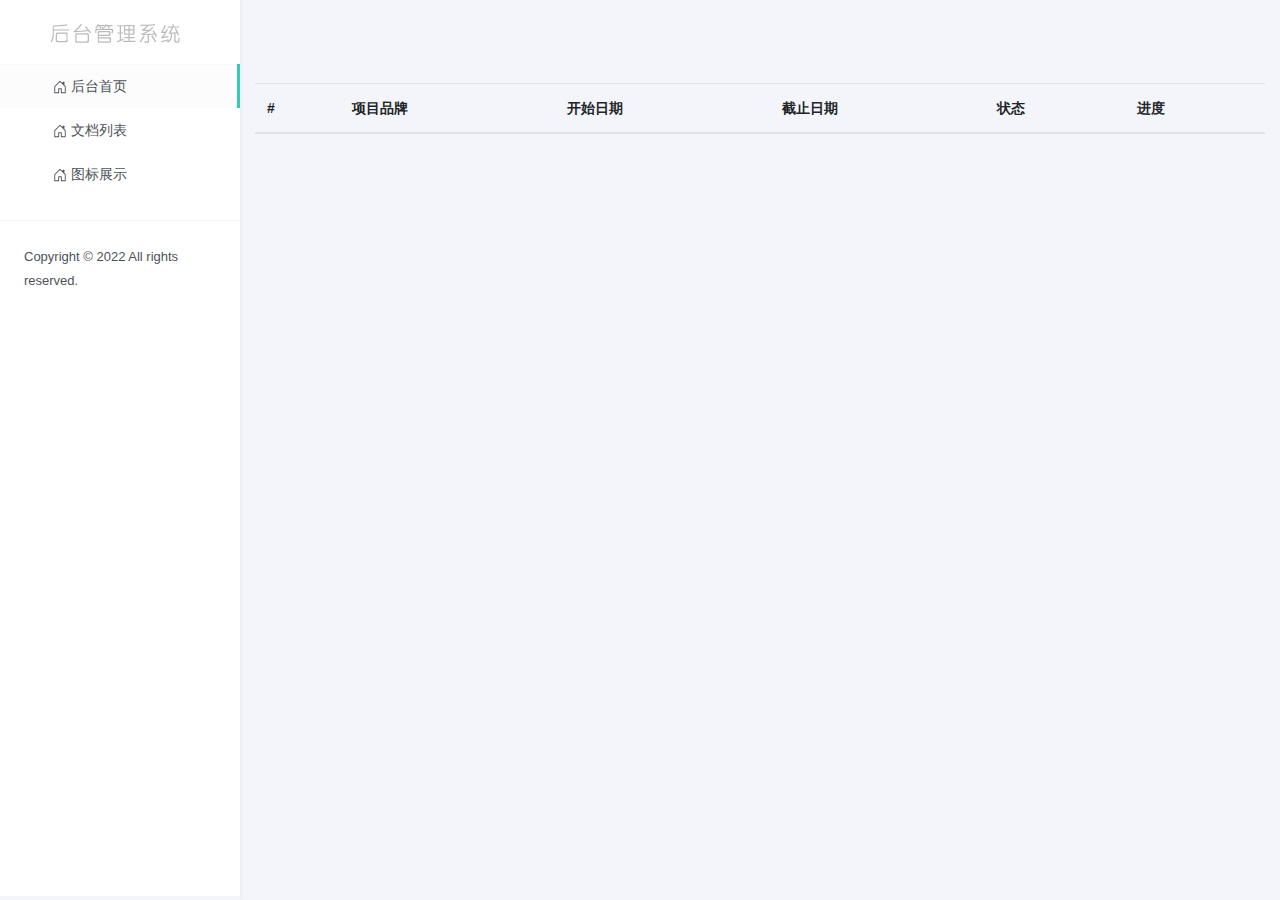
<file: index.html>
<!DOCTYPE html>
<html lang="zh">

<head>
    <meta http-equiv="Content-Type" content="text/html; charset=UTF-8">
    <meta http-equiv="X-UA-Compatible" content="IE=edge">
    <meta name="viewport" content="width=device-width, initial-scale=1.0, user-scalable=0, minimal-ui">
    <meta name="keywords" content="LightYear,LightYearAdmin">
    <meta name="description" content="Bootstrap v4.4.1的后台管理系统的HTML模板。">
    <meta name="author" content="yinq">
    <title>首页 - 后台管理系统模板</title>
    <link rel="shortcut icon" type="image/x-icon" href="favicon.ico">
    <meta name="apple-mobile-web-app-capable" content="yes">
    <meta name="apple-touch-fullscreen" content="yes">
    <meta name="apple-mobile-web-app-status-bar-style" content="default">
    <link rel="stylesheet" type="text/css" href="css/bootstrap.min.css">
    <link rel="stylesheet" href="./css/index.css">

</head>

<body>

    <!--页面loading end-->
    <div class="lyear-layout-web">
        <div class="lyear-layout-container">
            <!--左侧导航-->
            <aside class="lyear-layout-sidebar">

                <!-- logo -->
                <div id="logo" class="sidebar-header">
                    <a href="index.html"><img src="images/logo-sidebar.png" title="LightYear" alt="LightYear" /></a>
                </div>
                <div class="lyear-layout-sidebar-info lyear-scroll">

                    <nav class="sidebar-main">
                        <ul class="nav-drawer">
                            <li class="nav-item active">
                                <a href="index.html">
                                    <svg class="bi bi-house-door" width="1em" height="1em" viewBox="0 0 16 16"
                                        fill="currentColor" xmlns="http://www.w3.org/2000/svg">
                                        <path fill-rule="evenodd"
                                            d="M7.646 1.146a.5.5 0 0 1 .708 0l6 6a.5.5 0 0 1 .146.354v7a.5.5 0 0 1-.5.5H9.5a.5.5 0 0 1-.5-.5v-4H7v4a.5.5 0 0 1-.5.5H2a.5.5 0 0 1-.5-.5v-7a.5.5 0 0 1 .146-.354l6-6zM2.5 7.707V14H6v-4a.5.5 0 0 1 .5-.5h3a.5.5 0 0 1 .5.5v4h3.5V7.707L8 2.207l-5.5 5.5z" />
                                        <path fill-rule="evenodd"
                                            d="M13 2.5V6l-2-2V2.5a.5.5 0 0 1 .5-.5h1a.5.5 0 0 1 .5.5z" />
                                    </svg>
                                    <span>后台首页</span>
                                </a>
                            </li>
                        </ul>
                    </nav>
                    <div class="lyear-layout-sidebar-info lyear-scroll">

                        <nav class="sidebar-main">
                            <ul class="nav-drawer">
                                <li class="nav-item ">
                                    <a href="mian.html">
                                        <svg class="bi bi-house-door" width="1em" height="1em" viewBox="0 0 16 16"
                                            fill="currentColor" xmlns="http://www.w3.org/2000/svg">
                                            <path fill-rule="evenodd"
                                                d="M7.646 1.146a.5.5 0 0 1 .708 0l6 6a.5.5 0 0 1 .146.354v7a.5.5 0 0 1-.5.5H9.5a.5.5 0 0 1-.5-.5v-4H7v4a.5.5 0 0 1-.5.5H2a.5.5 0 0 1-.5-.5v-7a.5.5 0 0 1 .146-.354l6-6zM2.5 7.707V14H6v-4a.5.5 0 0 1 .5-.5h3a.5.5 0 0 1 .5.5v4h3.5V7.707L8 2.207l-5.5 5.5z" />
                                            <path fill-rule="evenodd"
                                                d="M13 2.5V6l-2-2V2.5a.5.5 0 0 1 .5-.5h1a.5.5 0 0 1 .5.5z" />
                                        </svg>
                                        <span>文档列表</span>
                                    </a>
                                </li>
                            </ul>
                        </nav>
                        <nav class="sidebar-main">
                            <ul class="nav-drawer">
                                <li class="nav-item">
                                    <a href="line.html">
                                        <svg class="bi bi-house-door" width="1em" height="1em" viewBox="0 0 16 16"
                                            fill="currentColor" xmlns="http://www.w3.org/2000/svg">
                                            <path fill-rule="evenodd"
                                                d="M7.646 1.146a.5.5 0 0 1 .708 0l6 6a.5.5 0 0 1 .146.354v7a.5.5 0 0 1-.5.5H9.5a.5.5 0 0 1-.5-.5v-4H7v4a.5.5 0 0 1-.5.5H2a.5.5 0 0 1-.5-.5v-7a.5.5 0 0 1 .146-.354l6-6zM2.5 7.707V14H6v-4a.5.5 0 0 1 .5-.5h3a.5.5 0 0 1 .5.5v4h3.5V7.707L8 2.207l-5.5 5.5z" />
                                            <path fill-rule="evenodd"
                                                d="M13 2.5V6l-2-2V2.5a.5.5 0 0 1 .5-.5h1a.5.5 0 0 1 .5.5z" />
                                        </svg>
                                        <span>图标展示</span>
                                    </a>
                                </li>
                            </ul>
                        </nav>
                    <div class="sidebar-footer">
                        <p class="copyright">Copyright &copy; 2022 All
                            rights reserved.</p>
                    </div>
                </div>

            </aside>
            <!--End 左侧导航-->
        </div>

        <!--页面主要内容-->
        <main class="lyear-layout-content">

            <div class="container-fluid p-t-15">
                <div class="row" id="typeEle">
                    <!-- 编写矩形 -->
                </div>
                <div class="row">
                    <!-- 编写表格 -->
                    <div class="container-fluid">
                        <table class="table">
                            <thead>
                                <tr>
                                    <th scope="col">#</th>
                                    <th scope="col">项目品牌</th>
                                    <th scope="col">开始日期</th>
                                    <th scope="col">截止日期</th>
                                    <th scope="col">状态</th>
                                    <th scope="col">进度</th>
                                </tr>
                            </thead>
                            <tbody>
                               
                            </tbody>
                        </table>
                    </div>
                </div>
            </div>

        </main>
        <!--End 页面主要内容-->
    </div>

    <script type="text/javascript" src="js/jquery.min.js"></script>
    <script type="text/javascript" src="js/bootstrap.min.js"></script>
    <script type="text/javascript">


        var obj = {
            url: "http://47.108.131.92:8084/index/getTypeAll",
            type: "GET",
            contentType: "json",
            success: function (data) {
                console.log(data);
                var bglist= ["bg-primary", "bg-danger", "bg-success", "bg-warning"]
                var data = data.data;
                var htmlStr = "";
                for (var i=0; i<data.length; i++){
                    var item = data[i];
                    var itemHtml = '<div class="col-md-6 col-xl-3">' +
                        '<div class="card '+bglist[i] +' text-white">' +
                        '<div class="card-body clearfix">' +
                        '<div class="flex-box">' +
                        '<span class="fs-22 lh-22">' + item.number + '</span>' +
                        '</div>' +
                        '<div class="text-right">' + item.title + '</div>' +
                        '</div>' +
                        '</div>' +
                        '</div>';
                    htmlStr += itemHtml

                }
                $("#typeEle").html(htmlStr);
            },
            error: function () {
                alert("获取数据失败！");
            }
        }
        $.ajax(obj);


        var getObj = {
            url: "http://47.108.131.92:8084/index/getProjectAll",
            type: "GET",
            contentType: "json",
            success: function (data) {
                console.log(data);
                var state = ["badge badge-danger", "badge badge-warning", "badge badge-success", "badge badge-danger", "badge badge-warning"]
                var statename = ["未开始", "待定", "进行中", "暂停", "完成"]
                var data = data.data;
                var htmlStr = "";
                for (var i = 0; i < data.length; i++) {
                    var item = data[i];
                    var itemHtml = '<tr>' +
                        '<td>' + item.id + '</td>' +
                        '<td>' + item.name + '</td>' +
                        '<td>' + item.startTime + '</td>' +
                        '<td>' + item.endTime + '</td>' +
                        '<td> <sapn class="'+ state[item.stateType]+'">'+statename[item.stateType]+'</span></td>' +
                        '<td>' +
                         '<div class="progress"</div>' +
                        '<div class="progress  prohress-striped bg-success progress-sm "' +
                        '<div class="progress-bar  progress-bar-primary"' +
                        'style="width:' + item.proccessVal + '%;"></div>' +
                        '</div>' +
                        '</td>' +
                        '</tr>';
                    htmlStr += itemHtml

                }
                $("tbody").html(htmlStr);
            },
            error: function () {
                alert("获取数据失败！")
            }
        }
        $.ajax(getObj);
    </script>
</body>

</html>
</file>
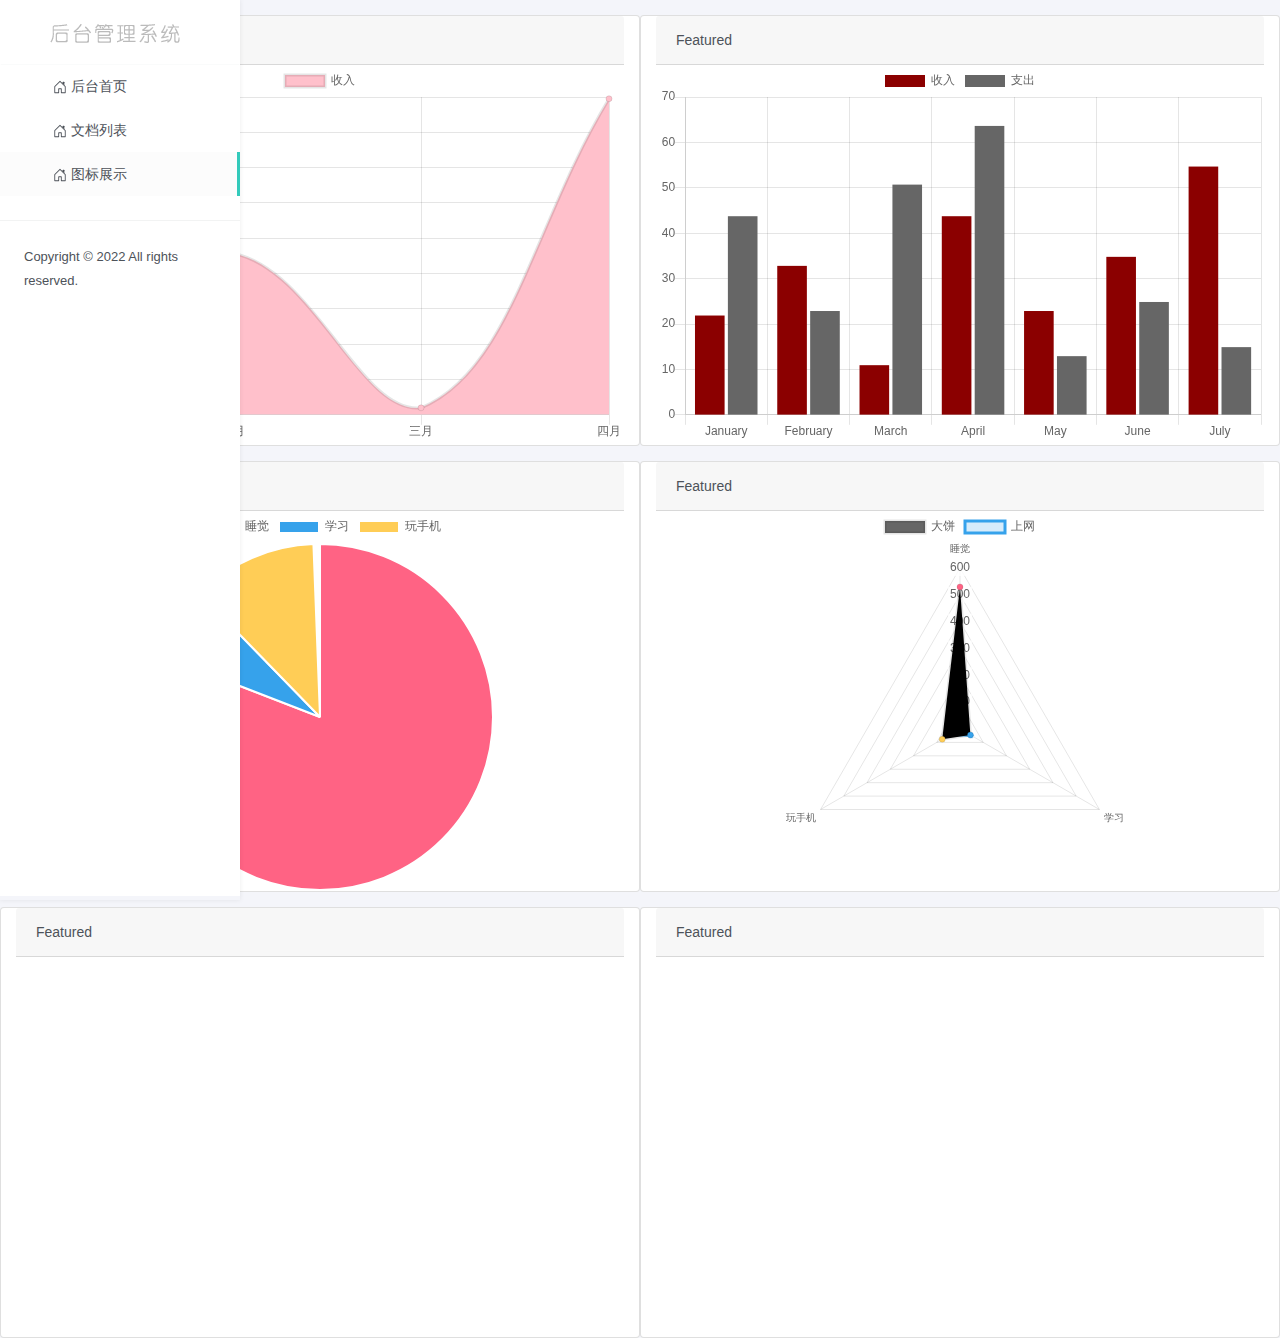
<file: line.html>
<!DOCTYPE html>
<html lang="zh">

<head>
    <meta http-equiv="Content-Type" content="text/html; charset=UTF-8">
    <meta http-equiv="X-UA-Compatible" content="IE=edge">
    <meta name="viewport" content="width=device-width, initial-scale=1.0, user-scalable=0, minimal-ui">
    <meta name="keywords" content="LightYear,LightYearAdmin">
    <meta name="description" content="Bootstrap v4.4.1的后台管理系统的HTML模板。">
    <meta name="author" content="yinq">
    <title>文档列表 - 后台管理系统模板</title>
    <link rel="shortcut icon" type="image/x-icon" href="favicon.ico">
    <meta name="apple-mobile-web-app-capable" content="yes">
    <meta name="apple-touch-fullscreen" content="yes">
    <meta name="apple-mobile-web-app-status-bar-style" content="default">
    <link rel="stylesheet" type="text/css" href="css/bootstrap.min.css">
    <link rel="stylesheet" href="./css/index.css">

</head>

<body>

    <!--页面loading end-->
    <div class="lyear-layout-web">
        <div class="lyear-layout-container">
            <!--左侧导航-->
            <aside class="lyear-layout-sidebar">

                <!-- logo -->
                <div id="logo" class="sidebar-header">
                    <a href="index.html"><img src="images/logo-sidebar.png" title="LightYear" alt="LightYear" /></a>
                </div>
                <div class="lyear-layout-sidebar-info lyear-scroll">
                    <nav class="sidebar-main">
                        <ul class="nav-drawer">
                            <li class="nav-item ">
                                <a href="index.html">
                                    <svg class="bi bi-house-door" width="1em" height="1em" viewBox="0 0 16 16"
                                        fill="currentColor" xmlns="http://www.w3.org/2000/svg">
                                        <path fill-rule="evenodd"
                                            d="M7.646 1.146a.5.5 0 0 1 .708 0l6 6a.5.5 0 0 1 .146.354v7a.5.5 0 0 1-.5.5H9.5a.5.5 0 0 1-.5-.5v-4H7v4a.5.5 0 0 1-.5.5H2a.5.5 0 0 1-.5-.5v-7a.5.5 0 0 1 .146-.354l6-6zM2.5 7.707V14H6v-4a.5.5 0 0 1 .5-.5h3a.5.5 0 0 1 .5.5v4h3.5V7.707L8 2.207l-5.5 5.5z" />
                                        <path fill-rule="evenodd"
                                            d="M13 2.5V6l-2-2V2.5a.5.5 0 0 1 .5-.5h1a.5.5 0 0 1 .5.5z" />
                                    </svg>
                                    <span>后台首页</span>
                                </a>
                            </li>
                        </ul>
                    </nav>
                    <nav class="sidebar-main">
                        <ul class="nav-drawer">
                            <li class="nav-item ">
                                <a href="mian.html">
                                    <svg class="bi bi-house-door" width="1em" height="1em" viewBox="0 0 16 16"
                                        fill="currentColor" xmlns="http://www.w3.org/2000/svg">
                                        <path fill-rule="evenodd"
                                            d="M7.646 1.146a.5.5 0 0 1 .708 0l6 6a.5.5 0 0 1 .146.354v7a.5.5 0 0 1-.5.5H9.5a.5.5 0 0 1-.5-.5v-4H7v4a.5.5 0 0 1-.5.5H2a.5.5 0 0 1-.5-.5v-7a.5.5 0 0 1 .146-.354l6-6zM2.5 7.707V14H6v-4a.5.5 0 0 1 .5-.5h3a.5.5 0 0 1 .5.5v4h3.5V7.707L8 2.207l-5.5 5.5z" />
                                        <path fill-rule="evenodd"
                                            d="M13 2.5V6l-2-2V2.5a.5.5 0 0 1 .5-.5h1a.5.5 0 0 1 .5.5z" />
                                    </svg>
                                    <span>文档列表</span>
                                </a>
                            </li>
                        </ul>
                    </nav>
                    <nav class="sidebar-main">
                        <ul class="nav-drawer">
                            <li class="nav-item active">
                                <a href="line.html">
                                    <svg class="bi bi-house-door" width="1em" height="1em" viewBox="0 0 16 16"
                                        fill="currentColor" xmlns="http://www.w3.org/2000/svg">
                                        <path fill-rule="evenodd"
                                            d="M7.646 1.146a.5.5 0 0 1 .708 0l6 6a.5.5 0 0 1 .146.354v7a.5.5 0 0 1-.5.5H9.5a.5.5 0 0 1-.5-.5v-4H7v4a.5.5 0 0 1-.5.5H2a.5.5 0 0 1-.5-.5v-7a.5.5 0 0 1 .146-.354l6-6zM2.5 7.707V14H6v-4a.5.5 0 0 1 .5-.5h3a.5.5 0 0 1 .5.5v4h3.5V7.707L8 2.207l-5.5 5.5z" />
                                        <path fill-rule="evenodd"
                                            d="M13 2.5V6l-2-2V2.5a.5.5 0 0 1 .5-.5h1a.5.5 0 0 1 .5.5z" />
                                    </svg>
                                    <span>图标展示</span>
                                </a>
                            </li>
                        </ul>
                    </nav>
                    <div class="sidebar-footer">
                        <p class="copyright">Copyright &copy; 2022 All
                            rights reserved.</p>
                    </div>
                </div>
            </aside>
            <!--End 左侧导航-->
        </div>
        <!--End 页面主要内容-->
    </div>
    <div class="container-fluid p-t-15">
        <div class="row">
            <div class="card col-md-6">
                <div class="card-header">
                    line
                </div>
                <canvas id="linebox" width="400" height="250"></canvas>
            </div>
            <div class="card col-md-6 ">
                <div class="card-header">
                    Featured
                </div>
                <canvas id="linebox2" width="400" height="250"></canvas>
            </div>
        </div>
        <div class="row p-t-15">
            <div class="card col-md-6">
                <div class="card-header">
                    Featured
                </div>
                <canvas id="linebox3" width="400" height="250"></canvas>
            </div>
            <div class="card col-md-6 ">
                <div class="card-header">
                    Featured
                </div>
                <canvas id="linebox4" width="400" height="250"></canvas>
            </div>
        </div>
        <div class="row p-t-15 p-b-15">
            <div class="card col-md-6">
                <div class="card-header">
                    Featured
                </div>
                <canvas id="linebox5" width="400" height="250"></canvas>
            </div>
            <div class="card col-md-6 ">
                <div class="card-header">
                    Featured
                </div>
                <canvas id="linebox6" width="400" height="250"></canvas>
            </div>
        </div>
    </div>

    <script type="text/javascript" src="js/jquery.min.js"></script>
    <script type="text/javascript" src="js/bootstrap.min.js"></script>
    <script type="text/javascript" src="js/Chart.min.js"></script>
    <script type="text/javascript" src="js/page.js"></script>
    <script type="text/javascript">
        new Chart($('#linebox'), {
            type: 'line',
            data: {
                labels: ['一月', '二月', '三月', '四月'],
                datasets: [{
                    label: '收入',
                    fill: true,
                    backgroundColor: 'pink',
                    data: ['22', '33', '11', '55']
                }]
            }
        })
        new Chart($('#linebox2'), {
            type: 'bar',
            data: {
                labels: ["January", "February", "March", "April", "May", "June", "July"],
                datasets: [{
                    label: '收入',
                    fill: true,
                    backgroundColor: 'darkred',
                    data: ['22', '33', '11', '44', '23', '35', '55']
                }, {
                    label: '支出',
                    fill: true,
                    backgroundColor: 'dark',
                    data: ['44', '23', '51', '64', '13', '25', '15']
                }]
            }
        })
        new Chart($('#linebox3'), {
            type: 'pie',
            data: {
                labels: ["睡觉", "学习", "玩手机"],
                datasets: [{
                    label: '大饼',
                    fill: true,
                    backgroundColor: ["rgb(255, 99, 132)", "rgb(54, 162, 235)", "rgb(255, 205, 86)"],
                    data: [533, 45, 77]
                }]
            }
        })
        new Chart($('#linebox4'), {
            type: 'radar',
            data: {
                labels: ["睡觉", "学习", "玩手机"],
                datasets: [{
                    label: '大饼',
                    fill: true,
                    backgroundColor: ["rgb(255, 99, 132)", "rgb(54, 162, 235)", "rgb(255, 205, 86)"],
                    data: [533, 45, 77]
                },
                {
                    "label": "上网",
                    "data": [28, 48, 40],
                    "fill": true,
                    "backgroundColor": "rgba(54, 162, 235, 0.2)",
                    "borderColor": "rgb(54, 162, 235)",
                    "pointBackgroundColor": "rgb(54, 162, 235)",
                    "pointBorderColor": "#fff",
                    "pointHoverBackgroundColor": "#fff",
                    "pointHoverBorderColor": "rgb(54, 162, 235)"
                }
                ]
            }
        })

        $.ajax({
            url: "http://47.108.131.92:8084/photoInfo/getAll",
            type: 'get',
            contentType: 'application/json',
            dataType: 'json',
            success(res) {
                if (res.code == 200) {
                    console.log(res.data);
                    new Chart($('#linebox5'), {
                        type: 'bar',
                        data: {
                            labels: res.data.monthsName,
                            datasets: [{
                                label: '收入',
                                fill: true,
                                backgroundColor: 'pink',
                                data:res.data.dataSets}
                            // }, {
                            //     label: '支出',
                            //     fill: true,
                            //     backgroundColor: 'dark',
                            //     data: ['44', '23', '51', '64', '13', '25', '15']
                            // }
                        ]
                        }
                    })
                }
            }
        })
    </script>
</body>

</html>
</file>
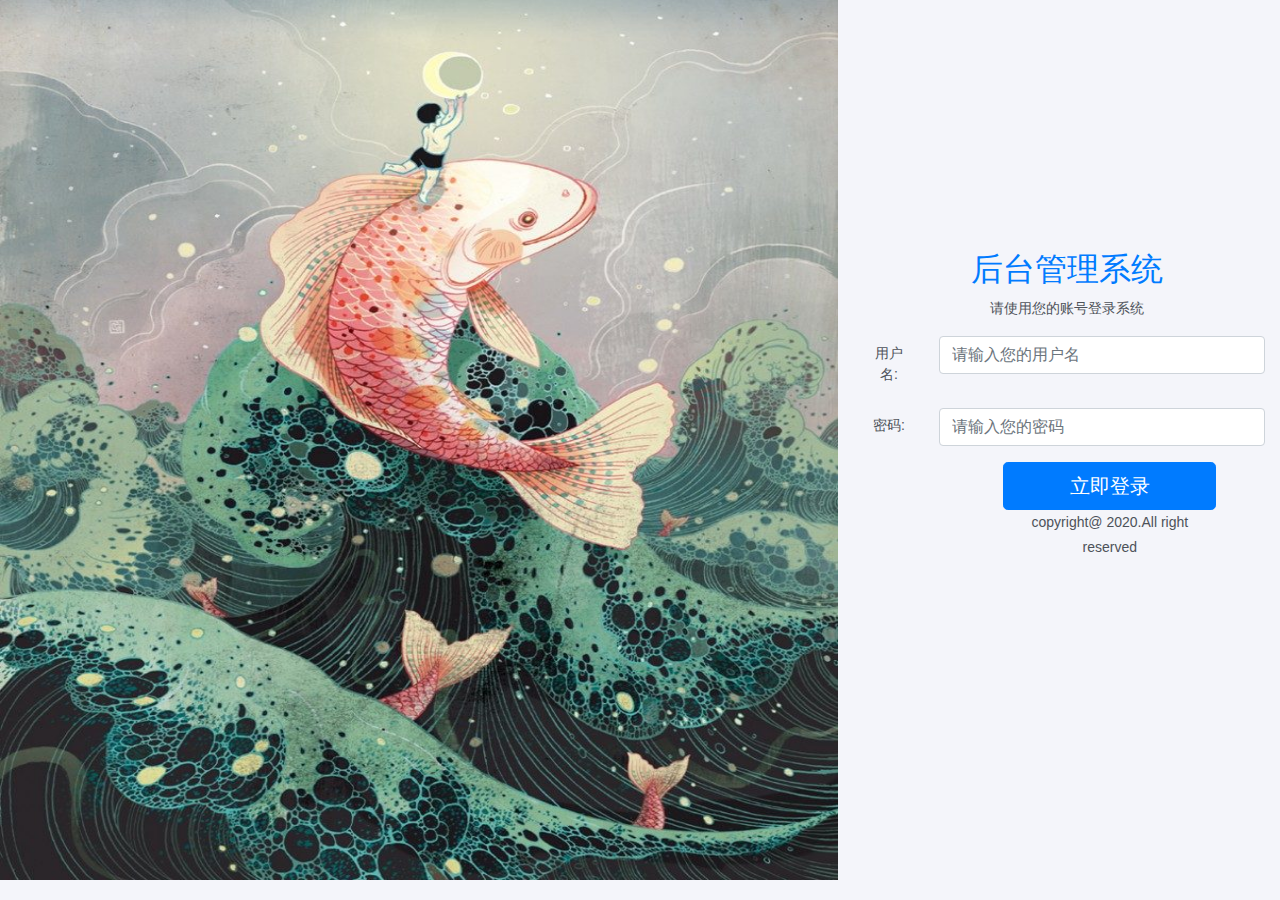
<file: login.html>
<!DOCTYPE html>
<html lang="zh">

<head>
  <meta http-equiv="Content-Type" content="text/html; charset=UTF-8">
  <meta http-equiv="X-UA-Compatible" content="IE=edge">
  <meta name="viewport" content="width=device-width, initial-scale=1.0, user-scalable=0, minimal-ui">
  <meta name="keywords" content="HTML模板">
  <meta name="description" content="基于Bootstrap v4.4.1的后台管理系统的HTML模板。">
  <meta name="author" content="yinq">
  <title>登录页面后台管理系统模板</title>
  <link rel="shortcut icon" type="image/x-icon" href="favicon.ico">
  <meta name="apple-mobile-web-app-capable" content="yes">
  <meta name="apple-touch-fullscreen" content="yes">
  <meta name="apple-mobile-web-app-status-bar-style" content="default">
  <link rel="stylesheet" type="text/css" href="css/bootstrap.min.css">
  <link rel="stylesheet" href="./css/index.css">
  

</head>

<body>
  <!--页面loading end-->
  <div class="container-fluid">
    <div class="row">
    <div class="col-lg-8 " style="padding-left: 0px;"><img src="images\login-bg-1.jpg" class="w-100" style="height:880px"></div>
    <div class="col-lg-4">
  <div class="text-center" style="margin-top: 250px; ">
    <form>
      
      <h2 class="text-primary">后台管理系统</h2>
      <p>请使用您的账号登录系统</p>
      <div class="form-group row">
        <label for="inputEmail3" class="col-sm-2 col-form-label">用户名:</label>
        <div class="col-sm-10">
          <input type="username" class="form-control" id="username" placeholder="请输入您的用户名">
        </div>
      </div>
      <div class="form-group row">
        <label for="inputPassword3" class="col-sm-2 col-form-label">密码:</label>
        <div class="col-sm-10">
          <input type="password" class="form-control" id="password" placeholder="请输入您的密码">
        </div>
      </div>
      
      <div class="form-group row "style="margin-left:120px ;">
        <div class="col-sm-10 ">
          <button type="submit" class="btn btn-primary btn-lg btn-block">立即登录</button>
          <p>copyright@ 2020.All right reserved</p>
        </div>
      </div>
    </form>
  </div>
</div>

</div>
  </div>



<!-- Modal -->
<div class="modal fade" id="exampleModal" tabindex="-1" role="dialog" aria-labelledby="exampleModalLabel" aria-hidden="true">
  <div class="modal-dialog" role="document">
    <div class="modal-content">
      <div class="modal-header">
        <h5 class="modal-title" id="exampleModalLabel" style="color: red;">警告</h5>
        <button type="button" class="close" data-dismiss="modal" aria-label="Close">
          <span aria-hidden="true">&times;</span>
        </button>
      </div>
      <div class="modal-body">
        您输入的用户名或密码错误，请重新输入！
      </div>
     
    </div>
  </div>
</div>
  <script type="text/javascript" src="js/jquery.min.js"></script>
  <script src="js/bootstrap.min.js"></script>
  <script type="text/javascript">
      /*
        弹出模态框（警告框）步骤：
        1.从bootstrap官方文档中复制代码黏贴到body
        2.在ajax中，主动（需要根据后台返回的code值进行判断，不是200）触发弹出模态框
          $('#exampleModal').modal('show')
        3. 对模态框进行定制化改造（根据效果图来改造的）
      */

      $("form").submit(function(){
        var data = {
            username: $("#username").val(),
            password: $("#password").val()
        }
        //通关ajax提交
        $.ajax({
            type:"post",
            url:"http://47.108.131.92:8084/auth/loginByWeb",
            //表单序列化
            data:JSON.stringify(data),
            contentType:"application/json",
            dataType:'json',
            success:function(info){
                console.log(info);
                if (info.code == "200"){
                    //跳转到首页
                    location.href = 'index.html';
                }else{
                    $('#exampleModal').modal('show')
                }
            },
            error:function(){
                console.log("请求失败!");
            }
        });
        event.preventDefault();
    });


    

  </script>
</body>

</html>
</file>
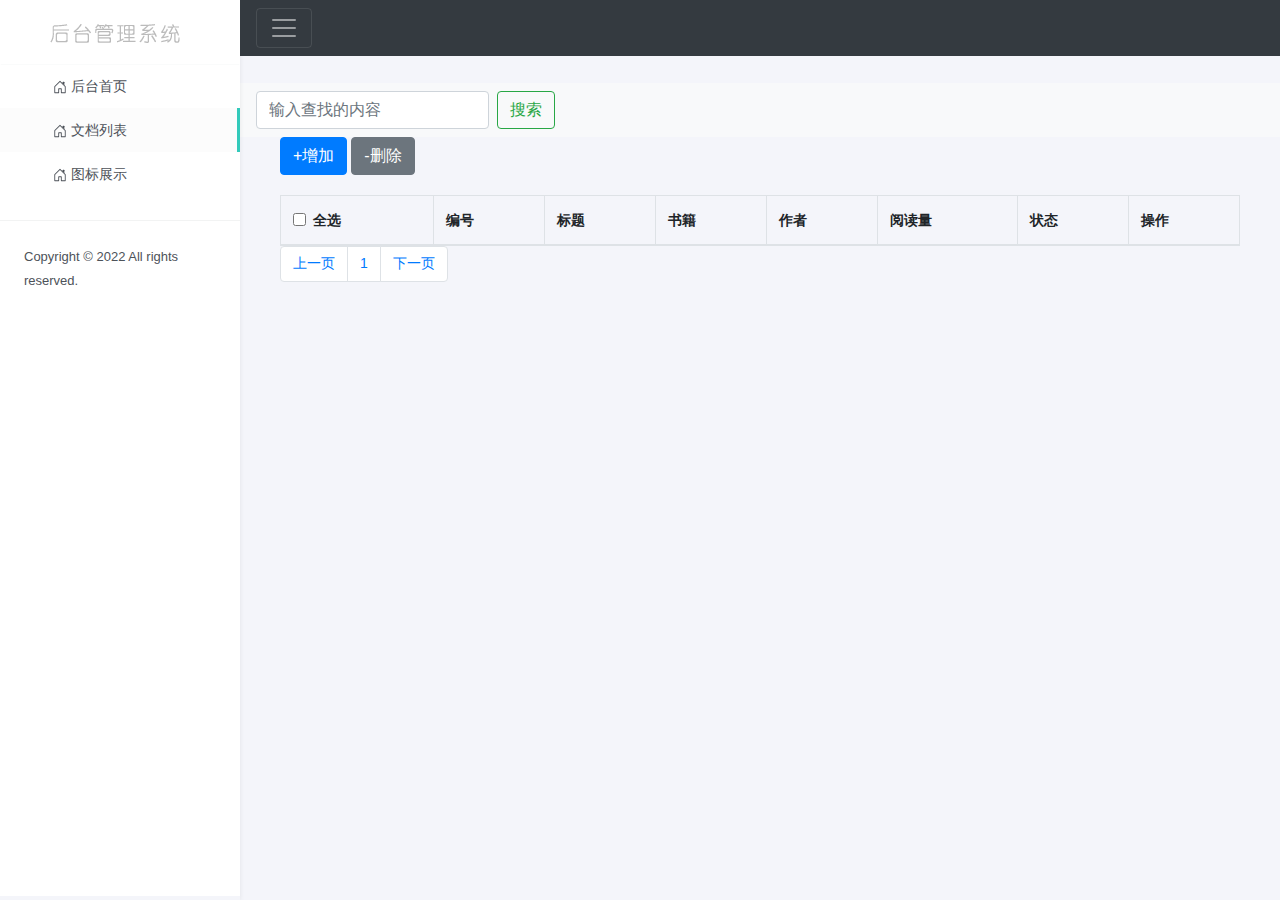
<file: mian copy.html>
<!DOCTYPE html>
<html lang="zh">

<head>
    <meta http-equiv="Content-Type" content="text/html; charset=UTF-8">
    <meta http-equiv="X-UA-Compatible" content="IE=edge">
    <meta name="viewport" content="width=device-width, initial-scale=1.0, user-scalable=0, minimal-ui">
    <meta name="keywords" content="LightYear,LightYearAdmin">
    <meta name="description" content="Bootstrap v4.4.1的后台管理系统的HTML模板。">
    <meta name="author" content="yinq">
    <title>文档列表 - 后台管理系统模板</title>
    <link rel="shortcut icon" type="image/x-icon" href="favicon.ico">
    <meta name="apple-mobile-web-app-capable" content="yes">
    <meta name="apple-touch-fullscreen" content="yes">
    <meta name="apple-mobile-web-app-status-bar-style" content="default">
    <link rel="stylesheet" type="text/css" href="css/bootstrap.min.css">
    <link rel="stylesheet" href="./css/index.css">

</head>

<body>

    <!--页面loading end-->
    <div class="lyear-layout-web">
        <div class="lyear-layout-container">
            <!--左侧导航-->
            <aside class="lyear-layout-sidebar">

                <!-- logo -->
                <div id="logo" class="sidebar-header">
                    <a href="index.html"><img src="images/logo-sidebar.png" title="LightYear" alt="LightYear" /></a>
                </div>
                <div class="lyear-layout-sidebar-info lyear-scroll">
                    <nav class="sidebar-main">
                        <ul class="nav-drawer">
                            <li class="nav-item ">
                                <a href="index.html">
                                    <svg class="bi bi-house-door" width="1em" height="1em" viewBox="0 0 16 16"
                                        fill="currentColor" xmlns="http://www.w3.org/2000/svg">
                                        <path fill-rule="evenodd"
                                            d="M7.646 1.146a.5.5 0 0 1 .708 0l6 6a.5.5 0 0 1 .146.354v7a.5.5 0 0 1-.5.5H9.5a.5.5 0 0 1-.5-.5v-4H7v4a.5.5 0 0 1-.5.5H2a.5.5 0 0 1-.5-.5v-7a.5.5 0 0 1 .146-.354l6-6zM2.5 7.707V14H6v-4a.5.5 0 0 1 .5-.5h3a.5.5 0 0 1 .5.5v4h3.5V7.707L8 2.207l-5.5 5.5z" />
                                        <path fill-rule="evenodd"
                                            d="M13 2.5V6l-2-2V2.5a.5.5 0 0 1 .5-.5h1a.5.5 0 0 1 .5.5z" />
                                    </svg>
                                    <span>后台首页</span>
                                </a>
                            </li>
                        </ul>
                    </nav>

                    <nav class="sidebar-main">
                        <ul class="nav-drawer">
                            <li class="nav-item active">
                                <a href="mian.html">
                                    <svg class="bi bi-house-door" width="1em" height="1em" viewBox="0 0 16 16"
                                        fill="currentColor" xmlns="http://www.w3.org/2000/svg">
                                        <path fill-rule="evenodd"
                                            d="M7.646 1.146a.5.5 0 0 1 .708 0l6 6a.5.5 0 0 1 .146.354v7a.5.5 0 0 1-.5.5H9.5a.5.5 0 0 1-.5-.5v-4H7v4a.5.5 0 0 1-.5.5H2a.5.5 0 0 1-.5-.5v-7a.5.5 0 0 1 .146-.354l6-6zM2.5 7.707V14H6v-4a.5.5 0 0 1 .5-.5h3a.5.5 0 0 1 .5.5v4h3.5V7.707L8 2.207l-5.5 5.5z" />
                                        <path fill-rule="evenodd"
                                            d="M13 2.5V6l-2-2V2.5a.5.5 0 0 1 .5-.5h1a.5.5 0 0 1 .5.5z" />
                                    </svg>
                                    <span>文档列表</span>
                                </a>
                            </li>
                        </ul>
                    </nav>
                    <nav class="sidebar-main">
                        <ul class="nav-drawer">
                            <li class="nav-item">
                                <a href="line.html">
                                    <svg class="bi bi-house-door" width="1em" height="1em" viewBox="0 0 16 16"
                                        fill="currentColor" xmlns="http://www.w3.org/2000/svg">
                                        <path fill-rule="evenodd"
                                            d="M7.646 1.146a.5.5 0 0 1 .708 0l6 6a.5.5 0 0 1 .146.354v7a.5.5 0 0 1-.5.5H9.5a.5.5 0 0 1-.5-.5v-4H7v4a.5.5 0 0 1-.5.5H2a.5.5 0 0 1-.5-.5v-7a.5.5 0 0 1 .146-.354l6-6zM2.5 7.707V14H6v-4a.5.5 0 0 1 .5-.5h3a.5.5 0 0 1 .5.5v4h3.5V7.707L8 2.207l-5.5 5.5z" />
                                        <path fill-rule="evenodd"
                                            d="M13 2.5V6l-2-2V2.5a.5.5 0 0 1 .5-.5h1a.5.5 0 0 1 .5.5z" />
                                    </svg>
                                    <span>图标展示</span>
                                </a>
                            </li>
                        </ul>
                    </nav>
                    <div class="sidebar-footer">
                        <p class="copyright">Copyright &copy; 2022 All
                            rights reserved.</p>
                    </div>
                </div>

            </aside>
            <!--End 左侧导航-->
        </div>

        <!--页面主要内容-->
        <main class="lyear-layout-content">
            <div class="container-fluid p-t-15">
                <div class="row" id="typeEle">

                    <div class="fixed-top" style="width: 1700px; margin-left: 240px;">
                        <div class="collapse" id="navbarToggleExternalContent">
                            <div class="bg-dark p-4">
                                <h5 class="text-white h4">Collapsed content</h5>
                                <span class="text-muted">Toggleable via the navbar brand.</span>
                            </div>
                        </div>
                        <nav class="navbar navbar-dark bg-dark">
                            <button class="navbar-toggler" type="button" data-toggle="collapse"
                                data-target="#navbarToggleExternalContent" aria-controls="navbarToggleExternalContent"
                                aria-expanded="false" aria-label="Toggle navigation">
                                <span class="navbar-toggler-icon"></span>
                            </button>
                        </nav>

                    </div>
                    <!-- 搜索框 -->
                    <div class="navbar navbar-light bg-light" style="width: 100%;">
                        <form class="form-inline">
                            <input class="form-control mr-sm-2" type="search" placeholder="输入查找的内容" aria-label="Search"
                                id="searchData">
                            <button class="btn btn-outline-success my-2 my-sm-0" type="submit" id="search">搜索</button>
                        </form>
                    </div>
                    <div style=" margin-left: 40px; margin-bottom: -20px;">
                        <button type="button" class="btn btn-primary btn " data-toggle="modal"
                            data-target="#exampleModal">+增加</button>
                        <button type="button" class="btn btn-secondary btn" id="deldata">-删除</button>
                    </div>
                    <!-- 删除model -->
                    <div class="modal" tabindex="-1" id="exampleModal2">
                        <div class="modal-dialog">
                            <div class="modal-content">
                                <div class="modal-header">
                                    <h5 class="modal-title" style="color:green;">信息提示</h5>
                                    <button type="button" class="close" data-dismiss="modal" aria-label="Close">
                                        <span aria-hidden="true">&times;</span>
                                    </button>
                                </div>
                                <div class="modal-body">
                                    <p>确定要删除选中的数据吗</p>
                                </div>
                                <div class="modal-footer">
                                    <button type="button" class="btn btn-secondary" data-dismiss="modal">返回</button>
                                    <button type="button" class="btn btn-primary" id="del">删除</button>
                                </div>
                            </div>
                        </div>
                    </div>
                    <!-- 新增Modal -->
                    <div class="modal fade" id="exampleModal" tabindex="-1" aria-labelledby="exampleModalLabel"
                        aria-hidden="true">
                        <div class="modal-dialog">
                            <div class="modal-content">
                                <div class="modal-header">
                                    <h5 class="modal-title" id="exampleModalLabel">新增</h5>
                                    <button type="button" class="close" data-dismiss="modal" aria-label="Close">
                                        <span aria-hidden="true">&times;</span>
                                    </button>
                                </div>
                                <div class="modal-body">
                                    <form>
                                        <div class="form-group">
                                            <label for="recipient-name" class="col-form-label">标题:</label>
                                            <input type="text" placeholder="请输入标题" class="form-control" id="recipient1">
                                        </div>
                                        <div class="form-group">
                                            <label for="recipient-name" class="col-form-label">书籍:</label>
                                            <input type="text" placeholder="请输入书籍名称" class="form-control"
                                                id="recipient2" name="bookname">
                                        </div>
                                        <div class="form-group">
                                            <label for="recipient-name" class="col-form-label">作者:</label>
                                            <input type="text" placeholder="请输入作者名字" class="form-control"
                                                id="recipient3">
                                        </div>
                                        <div style="margin-left: 20px;" class="rec">
                                            <label for="recipient-namec" class="col-form-label">状态：</label><br>
                                            <div class="form-check form-check-inline">
                                                <input class="form-check-input" type="radio" name="inlineRadioOptions"
                                                    id="inlineRadio1" value="1">
                                                <label class="form-check-label" for="inlineRadio1">正常</label>
                                            </div>
                                            <div class="form-check form-check-inline">
                                                <input class="form-check-input" type="radio" name="inlineRadioOptions"
                                                    id="inlineRadio2" value="0">
                                                <label class="form-check-label" for="inlineRadio2"> 异常</label>
                                            </div>
                                        </div>


                                    </form>
                                    <button type="button" class="btn btn-primary" id="addTodo" data-toggle="modal"
                                        data-target="#exampleModal1">确定</button>


                                    <button type="button" class="btn btn-secondary" data-dismiss="modal">返回</button>
                                </div>
                            </div>
                        </div>
                    </div>
                    <table class="table table-bordered" style="margin: 40px;">
                        <thead>
                            <tr>
                                <th>
                                    <div class="form-check">
                                        <input class="form-check-input" type="checkbox" value="" id="defaultCheck1">
                                        <label class="form-check-label" for="defaultCheck1">
                                            全选
                                        </label>
                                    </div>
                                </th>
                                <th scope="col">编号</th>
                                <th scope="col">标题</th>
                                <th scope="col">书籍</th>
                                <th scope="col">作者</th>
                                <th scope="col">阅读量</th>
                                <th scope="col">状态</th>
                                <th scope="col">操作</th>
                            </tr>
                        </thead>
                        <tbody class="docTable">

                        </tbody>
                    </table>
                    <nav aria-label="Page navigation example" style="margin-top: -40px; margin-left: 40px;">
                        <ul class="pagination">
                            <li class="page-item"><a class="page-link" href="#" id="upPage">上一页</a></li>
                            <li class="page-item"><a class="page-link" href="#" id="thisPage">1</a></li>

                            <li class="page-item"><a class="page-link" href="#" id="nextPage">下一页</a></li>
                        </ul>
                    </nav>
                </div>
            </div>
    </div>

    </main>

    <!--End 页面主要内容-->
    </div>
    <div class="modal fade" id="exampleModal1" tabindex="-1" aria-labelledby="exampleModalLabel" aria-hidden="true">
        <div class="modal-dialog">
            <div class="modal-content">
                <div class="modal-header">
                    <h3 class="modal-title" id="exampleModalLabel" style="color:green;">提示</h3>
                    <button type="button" class="close" data-dismiss="modal" aria-label="Close">
                        <span aria-hidden="true">&times;</span>
                    </button>
                </div>
                <div class="modal-body">
                    新增成功！
                </div>
            </div>
        </div>
    </div>
    <!-- 删除model -->
    <div class="modal fade" id="exampleModal3" tabindex="-1" aria-labelledby="exampleModalLabel" aria-hidden="true">
        <div class="modal-dialog">
            <div class="modal-content">
                <div class="modal-header">
                    <h3 class="modal-title" id="exampleModalLabel" style="color:green;">提示</h3>
                    <button type="button" class="close" data-dismiss="modal" aria-label="Close">
                        <span aria-hidden="true">&times;</span>
                    </button>
                </div>
                <div class="modal-body">
                    删除成功！
                </div>
            </div>
        </div>
    </div>
    <!-- 判断删除 -->
    <div class="modal fade" id="exampleModal4" tabindex="-1" aria-labelledby="exampleModalLabel" aria-hidden="true">
        <div class="modal-dialog">
            <div class="modal-content">
                <div class="modal-header">
                    <h3 class="modal-title" id="exampleModalLabel" style="color:green;">提示</h3>
                    <button type="button" class="close" data-dismiss="modal" aria-label="Close">
                        <span aria-hidden="true">&times;</span>
                    </button>
                </div>
                <div class="modal-body">
                    未选中数据，无法删除！
                </div>
            </div>
        </div>
    </div>
    <script type="text/javascript" src="js/jquery.min.js"></script>
    <script type="text/javascript" src="js/bootstrap.min.js"></script>
    <script type="text/javascript" src="js/page.js"></script>
    <script type="text/javascript">
       

    </script>
</body>

</html>
</file>
<file: css/index.css>
body {
    font-family: "Microsoft YaHei", sans-serif;
    color: #4d5259;
    line-height: 1.72;
    font-size: 14px;
    overflow-x: hidden;
    background-color: #F4F5FA;
}

.lyear-layout-sidebar {
    position: fixed;
    top: 0;
    bottom: 0;
    z-index: 5;
    display: block;
    width: 240px;
    font-weight: 500;
    /* -webkit-backface-visibility: hidden;
    backface-visibility: hidden;
    -webkit-transition: 0.3s transform;
    transition: 0.3s transform;
    transform: translateX(0);
    -webkit-box-shadow: 0px 0px 5px rgb(0 0 0 / 8%);
    -moz-box-shadow: 0px 0px 5px rgba(0,0,0,0.08); */
    box-shadow: 0px 0px 5px rgb(0 0 0 / 8%);
}

.sidebar-header {
    position: relative;
    overflow: hidden;
    z-index: 999;
    background-color: #fff;
    width: 100%;
    box-shadow: 0 1px 1px -1px rgb(77 82 89 / 15%);
}

.sidebar-header a img {
    max-width: 240px;
    margin: 16px 0px;
}
.sidebar-header a {
    display: block;
    height: auto;
    width: 100%;
    text-align: center;
}

.lyear-layout-sidebar-info {
    height: -moz-calc(100% - 68px);
    height: -webkit-calc(100% - 68px);
    height: calc(100% - 68px);
    position: relative;
    background-color: #fff;
}

.ps {
    overflow: hidden !important; 
}

.nav-drawer {
    list-style: none;
    padding: 0px;
    margin: 0px;
}

.nav-drawer > li {
    position: relative;
    display: block;
}

.nav-drawer > li.active > a {
    background-color: rgba(0,0,0,.0125)!important;
}
.nav-drawer > .active > a {
    background-color: rgba(0,0,0,.0125);
    border-color: #33cabb;
}
.nav-drawer > li > a {
    border-right: 3px solid transparent;
    padding-top: 12px;
    padding-bottom: 12px;
}
.nav-drawer li a {
    position: relative;
    display: block;
    padding-right: 24px;
    padding: 10px 15px 10px 52.99999px;
    color: inherit;
    font-weight: 500;
    white-space: nowrap;
}
a, button, a:focus, a:active, button:focus, button:active, .input-group-text:focus, .input-group-text:active {
    outline: none !important;
}

.sidebar-footer {
    bottom: 0;
    width: 100%;
    height: 96px;
    border-top: 1px solid rgba(77, 82, 89, 0.07);
    margin-top: 24px;
    padding-top: 24px;
    padding-right: 24px;
    padding-bottom: 24px;
    padding-left: 24px;
    font-size: 13px;
    line-height: 24px;
}



.lyear-layout-content {
    position: absolute;
    height: 100%;
    width: 100%;
    padding-top: 68px;
    padding-left: 240px;
    -webkit-transition: padding 0.3s;
    transition: padding 0.3s;
}

.p-t-15 {
    padding-top: 15px!important;
}
</file>
